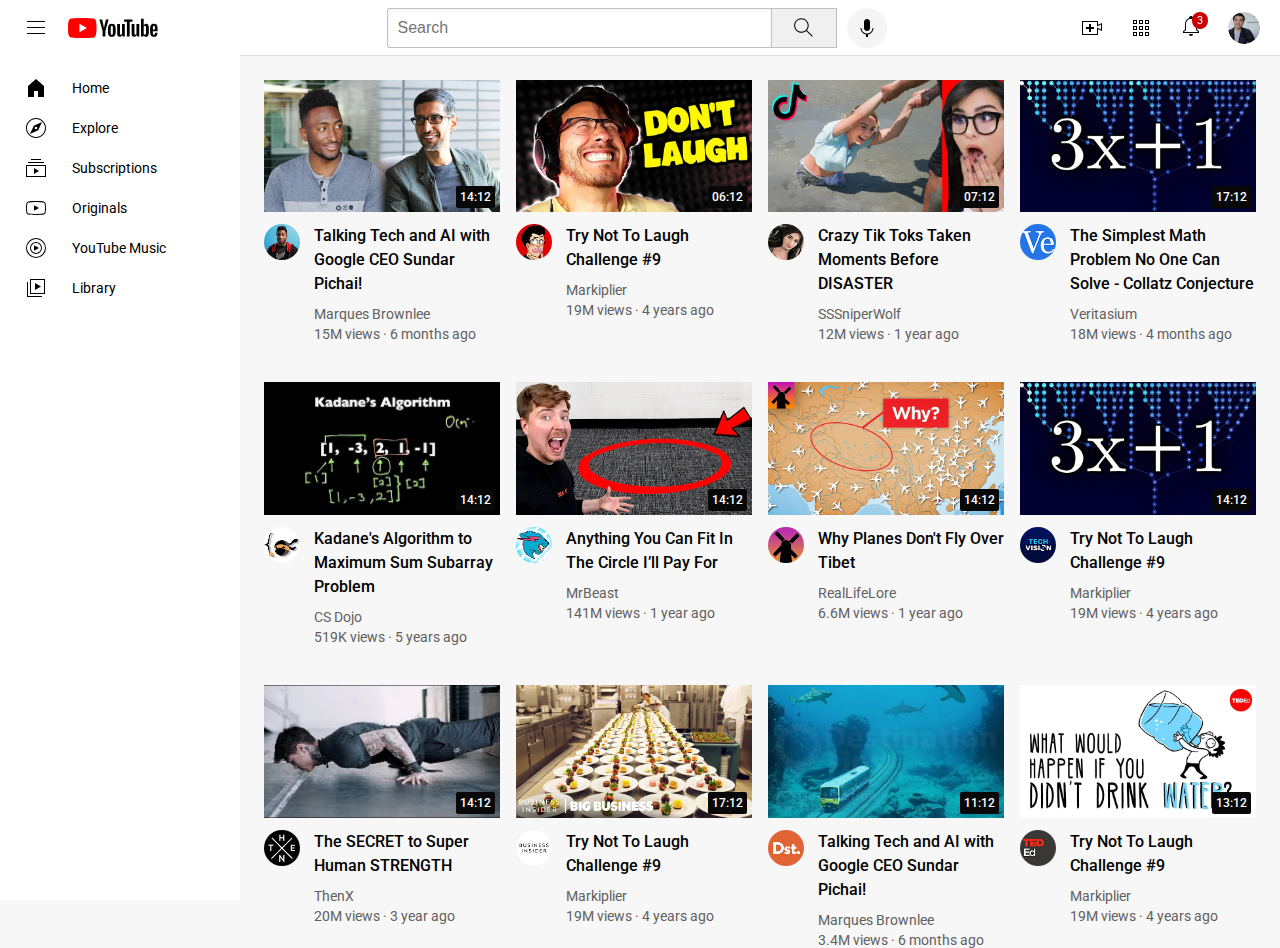
<file: index.html>
<!DOCTYPE html>
<html>
  <head>
    <title>YouTube.com Clone</title>

    <link rel="preconnect" href="https://fonts.googleapis.com">
    <link rel="preconnect" href="https://fonts.gstatic.com" crossorigin>
    <link href="https://fonts.googleapis.com/css2?family=Roboto:wght@400;500;700&display=swap" rel="stylesheet">

    <link rel="stylesheet" href="styles/general.css">
    <link rel="stylesheet" href="styles/header.css">
    <link rel="stylesheet" href="styles/video.css">
    <link rel="stylesheet" href="styles/sidebar.css">


  </head>
  <body>
    <header class="header">
      <div class="left-section">
        <img class="hamburger-menu" src="icons/hamburger-menu.svg">
        <img class="youtube-logo" src="icons/youtube-logo.svg">
      </div>
      <div class="middle-section">
        <input class="search-bar" type="text" placeholder="Search">
        <button class="search-button">
          <img class="search-icon" src="icons/search.svg">
          <div class="tooltip">Search</div>
        </button>
        <button class="voice-search-button">
          <img class="voice-search-icon" src="icons/voice-search-icon.svg">
          <div class="tooltip">Search with your voice</div>
        </button>
      </div>  
      <div class="right-section">
        <div class="upload-icon-container">
          <img class="upload-icon" src="icons/upload.svg">
          <div class="tooltip">Creat</div>
        </div>
        
        <div class="youtube-apps-icon-container">
          <img class="youtube-apps-icon" src="icons/youtube-apps.svg">
          <div class="tooltip">Apps</div>
        </div>
        
        <div class="notifications-icon-container">
          <img class="notifications-icon" src="icons/notifications.svg">
          <div class="notifications-count">3</div>
          <div class="tooltip">Notifications</div>
        </div>
        <img class="current-user-picture" src="channel-pictures/my-channel.jpeg">
      </div>
    </header>

      <div class="sidebar">
        <div class="sidebar-link">
          <img src="icons/home.svg">
          <div>Home</div>
        </div>
        <div class="sidebar-link">
          <img src="icons/explore.svg">
          <div>Explore</div>
        </div>
        <div class="sidebar-link">
          <img src="icons/subscriptions.svg">
          <div>Subscriptions</div>
        </div>
        <div class="sidebar-link">
          <img src="icons/originals.svg">
          <div>Originals</div>
        </div>
        <div class="sidebar-link">
          <img src="icons/youtube-music.svg">
          <div>YouTube Music</div>
        </div>
        <div class="sidebar-link">
          <img src="icons/library.svg">
          <div>Library</div>
        </div>
      </div>
   
    <main>    
        
      <section class="video-grid">
        <div class="video-preview">
          <div class="thumbnail-row">
            <a href="https://www.youtube.com/watch?v=n2RNcPRtAiY"><img class="thumbnail" src="/thumbnails/thumbnail-1.webp"></a>
            <div class="video-time">14:12</div>
          </div>
          <div class="video-info-grid">
            <div class="channel-picture">
              <img class="profile-picture" src="channel-pictures/channel-1.jpeg">
            </div>
            <div class="video-info">
              <p class="video-title">
                Talking Tech and AI with Google CEO Sundar Pichai!
              </p>
              <p class="video-author">
                Marques Brownlee
              </p>
              <p class="video-stats">
                15M views &#183; 6 months ago
              </p>
            </div>
          </div>
        </div>
        
    
        <div class="video-preview">
          <div class="thumbnail-row">
            <a href="https://www.youtube.com/watch?v=mP0RAo9SKZk"><img class="thumbnail" src="/thumbnails/thumbnail-2.webp"></a>
            <div class="video-time">06:12</div>
          </div>
          <div class="video-info-grid">
            <div class="channel-picture">
              <img class="profile-picture" src="channel-pictures/channel-2.jpeg">
            </div>
            <div class="video-info">
              <p class="video-title">
                Try Not To Laugh Challenge #9
              </p>
              <p class="video-author">
                Markiplier
              </p>
              <p class="video-stats">
                19M views &#183; 4 years ago
              </p>
            </div>
          </div>
        </div>
    
        <div class="video-preview">
          <div class="thumbnail-row">
            <a href="https://www.youtube.com/watch?v=FgjPQQeTh1w"><img class="thumbnail" src="/thumbnails/thumbnail-3.webp"></a>
            <div class="video-time">07:12</div>
          </div>
          <div class="video-info-grid">
            <div class="channel-picture">
              <img class="profile-picture" src="channel-pictures/channel-3.jpeg">
            </div>
            <div class="video-info">
              <p class="video-title">        
                Crazy Tik Toks Taken Moments Before DISASTER
              </p>
              <p class="video-author">
                SSSniperWolf
              </p>
              <p class="video-stats">
                12M views &#183 1 year ago
              </p>
            </div>
          </div>
        </div>
        
    
        <div class="video-preview">
          <div class="thumbnail-row">
            <a href="https://www.youtube.com/watch?v=094y1Z2wpJg"> <img class="thumbnail" src="/thumbnails/thumbnail-4.webp">
            </a>
            <div class="video-time">17:12</div>
          </div>
          <div class="video-info-grid">
            <div class="channel-picture">
              <img class="profile-picture" src="channel-pictures/channel-4.jpeg">
            </div>
            <div class="video-info">
              <p class="video-title">           
                The Simplest Math Problem No One Can Solve - Collatz Conjecture
              </p>
              <p class="video-author">
                Veritasium
              </p>
              <p class="video-stats">
                18M views &#183; 4 months ago
              </p>
            </div>
          </div>
        </div>
    
    
        <div class="video-preview">
          <div class="thumbnail-row">
            <a href="https://www.youtube.com/watch?v=86CQq3pKSUw"><img class="thumbnail" src="/thumbnails/thumbnail-5.webp"></a>
            <div class="video-time">14:12</div>
          </div>
          <div class="video-info-grid">
            <div class="channel-picture">
              <img class="profile-picture" src="channel-pictures/channel-5.jpeg">
            </div>
            <div class="video-info">
              <p class="video-title">        
                Kadane's Algorithm to Maximum Sum Subarray Problem
              </p>
              <p class="video-author">
                CS Dojo
              </p>
              <p class="video-stats">
                519K views &#183 5 years ago
              </p>
            </div>
          </div>
        </div>
        
    
        <div class="video-preview">
          <div class="thumbnail-row">
            <a href="https://www.youtube.com/watch?v=yXWw0_UfSFg"><img class="thumbnail" src="/thumbnails/thumbnail-6.webp">
            </a>
            <div class="video-time">14:12</div>
          </div>
          <div class="video-info-grid">
            <div class="channel-picture">
              <img class="profile-picture" src="channel-pictures/channel-6.jpeg">
            </div>
            <div class="video-info">
              <p class="video-title">            
                Anything You Can Fit In The Circle I’ll Pay For
              </p>
              <p class="video-author">
                MrBeast
              </p>
              <p class="video-stats">
                141M views &#183 1 year ago
              </p>
            </div>
          </div>
        </div>
    
        <div class="video-preview">
          <div class="thumbnail-row">
            <a href="https://www.youtube.com/watch?v=fNVa1qMbF9Y"><img class="thumbnail" src="/thumbnails/thumbnail-7.webp"></a>
            <div class="video-time">14:12</div>
          </div>
          <div class="video-info-grid">
            <div class="channel-picture">
              <img class="profile-picture" src="channel-pictures/channel-7.jpeg">
            </div>
            <div class="video-info">
              <p class="video-title">      
                Why Planes Don't Fly Over Tibet
              </p>
              <p class="video-author">
                RealLifeLore
              </p>
              <p class="video-stats">
                6.6M views &#183 1 year ago
              </p>
            </div>
          </div>
        </div>
        
    
        <div class="video-preview">
          <div class="thumbnail-row">
            <img class="thumbnail" src="/thumbnails/thumbnail-4.webp">
    
            <div class="video-time">14:12</div>
          </div>
          <div class="video-info-grid">
            <div class="channel-picture">
              <img class="profile-picture" src="channel-pictures/channel-8.jpeg">
            </div>
            <div class="video-info">
              <p class="video-title">
                Try Not To Laugh Challenge #9
              </p>
              <p class="video-author">
                Markiplier
              </p>
              <p class="video-stats">
                19M views &#183; 4 years ago
              </p>
            </div>
          </div>
        </div>
    
        <div class="video-preview">
          <div class="thumbnail-row">
            <img class="thumbnail" src="/thumbnails/thumbnail-9.webp">
    
            <div class="video-time">14:12</div>
          </div>
          <div class="video-info-grid">
            <div class="channel-picture">
              <img class="profile-picture" src="channel-pictures/channel-9.jpeg">
            </div>
            <div class="video-info">
              <p class="video-title">         
                The SECRET to Super Human STRENGTH
              </p>
              <p class="video-author">
                ThenX
              </p>
              <p class="video-stats">
                20M views &#183 3 year ago
              </p>
            </div>
          </div>
        </div>
        
    
        <div class="video-preview">
          <div class="thumbnail-row">
            <img class="thumbnail" src="/thumbnails/thumbnail-10.webp">
    
            <div class="video-time">17:12</div>
          </div>
          <div class="video-info-grid">
            <div class="channel-picture">
              <img class="profile-picture" src="channel-pictures/channel-10.jpeg">
            </div>
            <div class="video-info">
              <p class="video-title">
                Try Not To Laugh Challenge #9
              </p>
              <p class="video-author">
                Markiplier
              </p>
              <p class="video-stats">
                19M views &#183; 4 years ago
              </p>
            </div>
          </div>
        </div>
    
    
        <div class="video-preview">
          <div class="thumbnail-row">
            <img class="thumbnail" src="/thumbnails/thumbnail-11.webp">
    
            <div class="video-time">11:12</div>
          </div>
          <div class="video-info-grid">
            <div class="channel-picture">
              <img class="profile-picture" src="channel-pictures/channel-11.jpeg">
            </div>
            <div class="video-info">
              <p class="video-title">
                Talking Tech and AI with Google CEO Sundar Pichai!
              </p>
              <p class="video-author">
                Marques Brownlee
              </p>
              <p class="video-stats">
                3.4M views &#183; 6 months ago
              </p>
            </div>
          </div>
        </div>
        
    
        <div class="video-preview">
          <div class="thumbnail-row">
            <img class="thumbnail" src="/thumbnails/thumbnail-12.webp">
    
            <div class="video-time">13:12</div>
          </div>
          <div class="video-info-grid">
            <div class="channel-picture">
              <img class="profile-picture" src="channel-pictures/channel-12.jpeg">
            </div>
            <div class="video-info">
              <p class="video-title">
                Try Not To Laugh Challenge #9
              </p>
              <p class="video-author">
                Markiplier
              </p>
              <p class="video-stats">
                19M views &#183; 4 years ago
              </p>
            </div>
          </div>
        </div>
      </section>
    
    </main>
  </body>
</html>
</file>
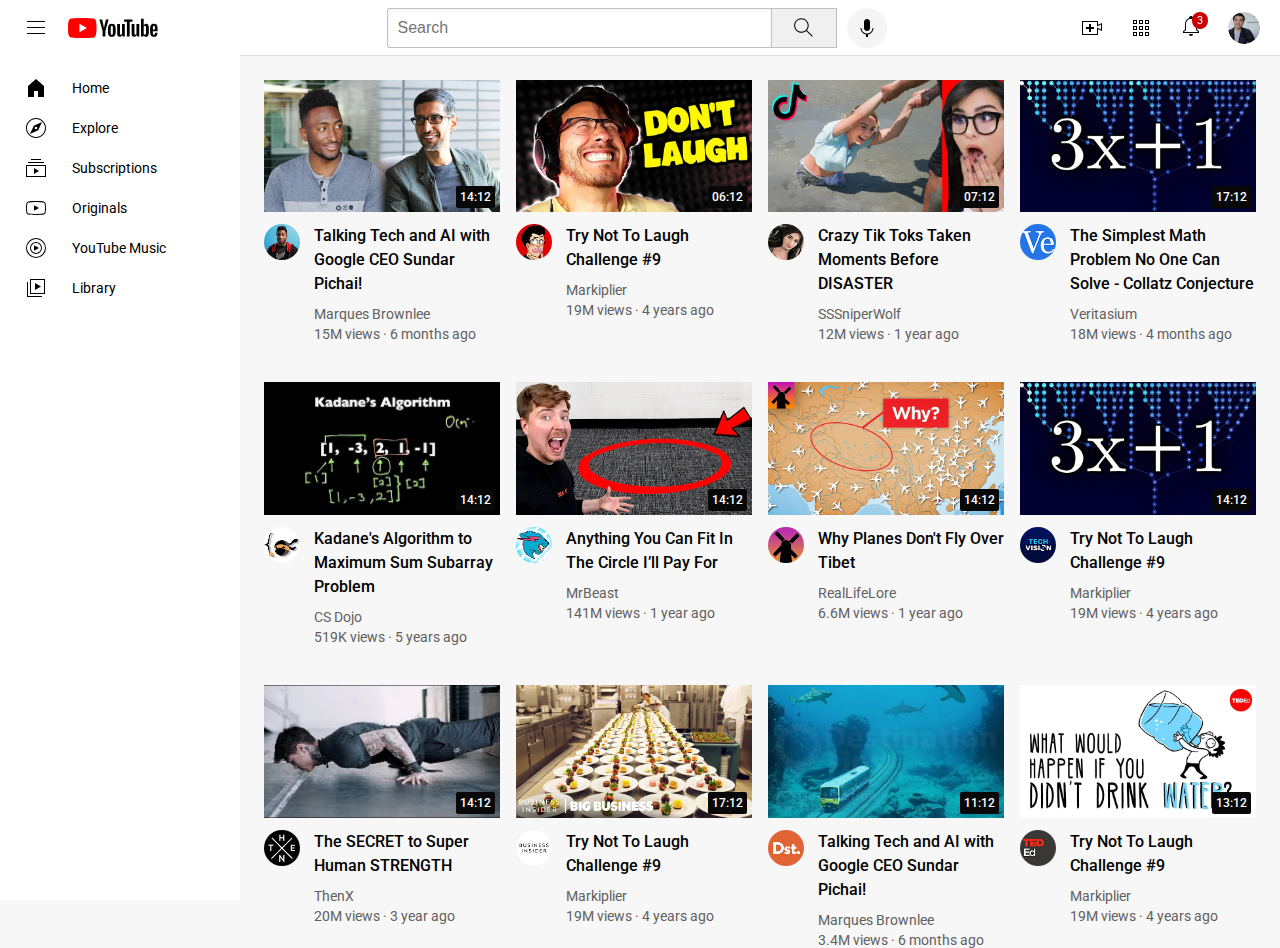
<file: youtube.html>
<!DOCTYPE html>
<html>
  <head>
    <title>YouTube.com Clone</title>

    <link rel="preconnect" href="https://fonts.googleapis.com">
    <link rel="preconnect" href="https://fonts.gstatic.com" crossorigin>
    <link href="https://fonts.googleapis.com/css2?family=Roboto:wght@400;500;700&display=swap" rel="stylesheet">

    <link rel="stylesheet" href="styles/general.css">
    <link rel="stylesheet" href="styles/header.css">
    <link rel="stylesheet" href="styles/video.css">
    <link rel="stylesheet" href="styles/sidebar.css">


  </head>
  <body>
    <header class="header">
      <div class="left-section">
        <img class="hamburger-menu" src="icons/hamburger-menu.svg">
        <img class="youtube-logo" src="icons/youtube-logo.svg">
      </div>
      <div class="middle-section">
        <input class="search-bar" type="text" placeholder="Search">
        <button class="search-button">
          <img class="search-icon" src="icons/search.svg">
          <div class="tooltip">Search</div>
        </button>
        <button class="voice-search-button">
          <img class="voice-search-icon" src="icons/voice-search-icon.svg">
          <div class="tooltip">Search with your voice</div>
        </button>
      </div>  
      <div class="right-section">
        <div class="upload-icon-container">
          <img class="upload-icon" src="icons/upload.svg">
          <div class="tooltip">Creat</div>
        </div>
        
        <div class="youtube-apps-icon-container">
          <img class="youtube-apps-icon" src="icons/youtube-apps.svg">
          <div class="tooltip">Apps</div>
        </div>
        
        <div class="notifications-icon-container">
          <img class="notifications-icon" src="icons/notifications.svg">
          <div class="notifications-count">3</div>
          <div class="tooltip">Notifications</div>
        </div>
        <img class="current-user-picture" src="channel-pictures/my-channel.jpeg">
      </div>
    </header>

      <div class="sidebar">
        <div class="sidebar-link">
          <img src="icons/home.svg">
          <div>Home</div>
        </div>
        <div class="sidebar-link">
          <img src="icons/explore.svg">
          <div>Explore</div>
        </div>
        <div class="sidebar-link">
          <img src="icons/subscriptions.svg">
          <div>Subscriptions</div>
        </div>
        <div class="sidebar-link">
          <img src="icons/originals.svg">
          <div>Originals</div>
        </div>
        <div class="sidebar-link">
          <img src="icons/youtube-music.svg">
          <div>YouTube Music</div>
        </div>
        <div class="sidebar-link">
          <img src="icons/library.svg">
          <div>Library</div>
        </div>
      </div>
   
    <main>    
        
      <section class="video-grid">
        <div class="video-preview">
          <div class="thumbnail-row">
            <a href="https://www.youtube.com/watch?v=n2RNcPRtAiY"><img class="thumbnail" src="/thumbnails/thumbnail-1.webp"></a>
            <div class="video-time">14:12</div>
          </div>
          <div class="video-info-grid">
            <div class="channel-picture">
              <img class="profile-picture" src="channel-pictures/channel-1.jpeg">
            </div>
            <div class="video-info">
              <p class="video-title">
                Talking Tech and AI with Google CEO Sundar Pichai!
              </p>
              <p class="video-author">
                Marques Brownlee
              </p>
              <p class="video-stats">
                15M views &#183; 6 months ago
              </p>
            </div>
          </div>
        </div>
        
    
        <div class="video-preview">
          <div class="thumbnail-row">
            <a href="https://www.youtube.com/watch?v=mP0RAo9SKZk"><img class="thumbnail" src="/thumbnails/thumbnail-2.webp"></a>
            <div class="video-time">06:12</div>
          </div>
          <div class="video-info-grid">
            <div class="channel-picture">
              <img class="profile-picture" src="channel-pictures/channel-2.jpeg">
            </div>
            <div class="video-info">
              <p class="video-title">
                Try Not To Laugh Challenge #9
              </p>
              <p class="video-author">
                Markiplier
              </p>
              <p class="video-stats">
                19M views &#183; 4 years ago
              </p>
            </div>
          </div>
        </div>
    
        <div class="video-preview">
          <div class="thumbnail-row">
            <a href="https://www.youtube.com/watch?v=FgjPQQeTh1w"><img class="thumbnail" src="/thumbnails/thumbnail-3.webp"></a>
            <div class="video-time">07:12</div>
          </div>
          <div class="video-info-grid">
            <div class="channel-picture">
              <img class="profile-picture" src="channel-pictures/channel-3.jpeg">
            </div>
            <div class="video-info">
              <p class="video-title">        
                Crazy Tik Toks Taken Moments Before DISASTER
              </p>
              <p class="video-author">
                SSSniperWolf
              </p>
              <p class="video-stats">
                12M views &#183 1 year ago
              </p>
            </div>
          </div>
        </div>
        
    
        <div class="video-preview">
          <div class="thumbnail-row">
            <a href="https://www.youtube.com/watch?v=094y1Z2wpJg"> <img class="thumbnail" src="/thumbnails/thumbnail-4.webp">
            </a>
            <div class="video-time">17:12</div>
          </div>
          <div class="video-info-grid">
            <div class="channel-picture">
              <img class="profile-picture" src="channel-pictures/channel-4.jpeg">
            </div>
            <div class="video-info">
              <p class="video-title">           
                The Simplest Math Problem No One Can Solve - Collatz Conjecture
              </p>
              <p class="video-author">
                Veritasium
              </p>
              <p class="video-stats">
                18M views &#183; 4 months ago
              </p>
            </div>
          </div>
        </div>
    
    
        <div class="video-preview">
          <div class="thumbnail-row">
            <a href="https://www.youtube.com/watch?v=86CQq3pKSUw"><img class="thumbnail" src="/thumbnails/thumbnail-5.webp"></a>
            <div class="video-time">14:12</div>
          </div>
          <div class="video-info-grid">
            <div class="channel-picture">
              <img class="profile-picture" src="channel-pictures/channel-5.jpeg">
            </div>
            <div class="video-info">
              <p class="video-title">        
                Kadane's Algorithm to Maximum Sum Subarray Problem
              </p>
              <p class="video-author">
                CS Dojo
              </p>
              <p class="video-stats">
                519K views &#183 5 years ago
              </p>
            </div>
          </div>
        </div>
        
    
        <div class="video-preview">
          <div class="thumbnail-row">
            <a href="https://www.youtube.com/watch?v=yXWw0_UfSFg"><img class="thumbnail" src="/thumbnails/thumbnail-6.webp">
            </a>
            <div class="video-time">14:12</div>
          </div>
          <div class="video-info-grid">
            <div class="channel-picture">
              <img class="profile-picture" src="channel-pictures/channel-6.jpeg">
            </div>
            <div class="video-info">
              <p class="video-title">            
                Anything You Can Fit In The Circle I’ll Pay For
              </p>
              <p class="video-author">
                MrBeast
              </p>
              <p class="video-stats">
                141M views &#183 1 year ago
              </p>
            </div>
          </div>
        </div>
    
        <div class="video-preview">
          <div class="thumbnail-row">
            <a href="https://www.youtube.com/watch?v=fNVa1qMbF9Y"><img class="thumbnail" src="/thumbnails/thumbnail-7.webp"></a>
            <div class="video-time">14:12</div>
          </div>
          <div class="video-info-grid">
            <div class="channel-picture">
              <img class="profile-picture" src="channel-pictures/channel-7.jpeg">
            </div>
            <div class="video-info">
              <p class="video-title">      
                Why Planes Don't Fly Over Tibet
              </p>
              <p class="video-author">
                RealLifeLore
              </p>
              <p class="video-stats">
                6.6M views &#183 1 year ago
              </p>
            </div>
          </div>
        </div>
        
    
        <div class="video-preview">
          <div class="thumbnail-row">
            <img class="thumbnail" src="/thumbnails/thumbnail-4.webp">
    
            <div class="video-time">14:12</div>
          </div>
          <div class="video-info-grid">
            <div class="channel-picture">
              <img class="profile-picture" src="channel-pictures/channel-8.jpeg">
            </div>
            <div class="video-info">
              <p class="video-title">
                Try Not To Laugh Challenge #9
              </p>
              <p class="video-author">
                Markiplier
              </p>
              <p class="video-stats">
                19M views &#183; 4 years ago
              </p>
            </div>
          </div>
        </div>
    
        <div class="video-preview">
          <div class="thumbnail-row">
            <img class="thumbnail" src="/thumbnails/thumbnail-9.webp">
    
            <div class="video-time">14:12</div>
          </div>
          <div class="video-info-grid">
            <div class="channel-picture">
              <img class="profile-picture" src="channel-pictures/channel-9.jpeg">
            </div>
            <div class="video-info">
              <p class="video-title">         
                The SECRET to Super Human STRENGTH
              </p>
              <p class="video-author">
                ThenX
              </p>
              <p class="video-stats">
                20M views &#183 3 year ago
              </p>
            </div>
          </div>
        </div>
        
    
        <div class="video-preview">
          <div class="thumbnail-row">
            <img class="thumbnail" src="/thumbnails/thumbnail-10.webp">
    
            <div class="video-time">17:12</div>
          </div>
          <div class="video-info-grid">
            <div class="channel-picture">
              <img class="profile-picture" src="channel-pictures/channel-10.jpeg">
            </div>
            <div class="video-info">
              <p class="video-title">
                Try Not To Laugh Challenge #9
              </p>
              <p class="video-author">
                Markiplier
              </p>
              <p class="video-stats">
                19M views &#183; 4 years ago
              </p>
            </div>
          </div>
        </div>
    
    
        <div class="video-preview">
          <div class="thumbnail-row">
            <img class="thumbnail" src="/thumbnails/thumbnail-11.webp">
    
            <div class="video-time">11:12</div>
          </div>
          <div class="video-info-grid">
            <div class="channel-picture">
              <img class="profile-picture" src="channel-pictures/channel-11.jpeg">
            </div>
            <div class="video-info">
              <p class="video-title">
                Talking Tech and AI with Google CEO Sundar Pichai!
              </p>
              <p class="video-author">
                Marques Brownlee
              </p>
              <p class="video-stats">
                3.4M views &#183; 6 months ago
              </p>
            </div>
          </div>
        </div>
        
    
        <div class="video-preview">
          <div class="thumbnail-row">
            <img class="thumbnail" src="/thumbnails/thumbnail-12.webp">
    
            <div class="video-time">13:12</div>
          </div>
          <div class="video-info-grid">
            <div class="channel-picture">
              <img class="profile-picture" src="channel-pictures/channel-12.jpeg">
            </div>
            <div class="video-info">
              <p class="video-title">
                Try Not To Laugh Challenge #9
              </p>
              <p class="video-author">
                Markiplier
              </p>
              <p class="video-stats">
                19M views &#183; 4 years ago
              </p>
            </div>
          </div>
        </div>
      </section>
    
    </main>
  </body>
</html>
</file>
<file: styles/general.css>
P {
  margin-top: 0;
  margin-bottom: 0;
}

body {
  font-family: Roboto, Arial;
  margin: 0;
  padding-top: 80px;
  padding-left: 96px;
  padding-right: 24px;
  background-color: rgb(247, 247, 247);
}

@media (min-width: 1200.1px) {
  body {
    margin-left: 168px;
  }
}
</file>
<file: styles/header.css>
.header {
  display: flex;
  height: 55px;
  margin-bottom: 20px;
  justify-content: space-between;
  align-items: center;
  position: fixed;
  top: 0px;
  left: 0px;
  right: 0px;
  background-color: white;
  z-index: 100;
  border-bottom: 1px solid rgb(222, 222, 222);
}

.left-section {
  display: flex;
  align-items: center;
}

.hamburger-menu {
  height: 24px;
  margin-left: 24px;
  margin-right: 20px;
}

.youtube-logo {
  height: 20px;
}

.middle-section {
  flex: 1;
  margin-left: 70px;
  margin-right: 35px;
  max-width: 500px;
  display: flex;
  align-items: center;
}

.search-bar {
  flex: 1;
  height: 36px;
  padding-left: 10px;
  font-size: 16px;
  border: 1px solid rgb(192, 192, 192);
  border-radius: 2px;
  box-shadow: inset 1px 2px 5px rgba(0, 0, 0, 0.05);
  width: 0;
}

.search-bar::placeholder {
  font-size: 16px;
}

.search-button {
  height: 40px;
  width: 66px;
  background-color: rgb(240, 240, 240);
  border: solid 1px rgb(192, 192, 192);
  margin-left: -1px;
  margin-right: 10px;
}

.search-button,
.voice-search-button,
.upload-icon-container,
.youtube-apps-icon-container {
  display: flex;
  justify-content: center;
  align-items: center;
  position: relative;
}

.search-button .tooltip,
.voice-search-button .tooltip,
.upload-icon-container .tooltip,
.youtube-apps-icon-container .tooltip,
.notifications-icon-container .tooltip {
  position: absolute;
  background-color: gray;
  color: white;
  padding: 4px 8px;
  border-radius: 2px;
  font-size: 12px;
  bottom: -30px;
  opacity: 0;
  transition: opacity 0.15s;
  pointer-events: none;
  white-space: nowrap;
}

.search-button:hover .tooltip,
.voice-search-button:hover .tooltip,
.upload-icon-container:hover .tooltip,
.youtube-apps-icon-container:hover .tooltip,
.notifications-icon-container:hover .tooltip {
  opacity: 1;
}

.search-icon {
  height: 25px;
}

.voice-search-button {
  height: 40px;
  width: 40px;
  border-radius: 20px;
  border: none;
  background-color: rgb(245, 245, 245);
}

.voice-search-icon {
  height: 24px;
}

.right-section {
  width: 180px;
  margin-right: 20px;
  display: flex;
  align-items: center;
  justify-content: space-between;
  flex-shrink: 0;
}

.upload-icon {
  height: 24px;
}

.youtube-apps-icon {
  height: 24px;
}

.notifications-icon {
  height: 24px;
}

.notifications-icon-container {
  position: relative;
}

.notifications-count {
  position: absolute;
  top: -2px;
  right: -5px;
  background-color: rgb(200, 0, 0);
  color: white;
  font-size: 11px;
  padding: 2px 5px;
  border-radius: 10px;
}

.current-user-picture {
  height: 32px;
  border-radius: 16px;
}
</file>
<file: styles/video.css>
.thumbnail {
  width: 100%;
}

.video-title {
 margin-top: 0;
 font-size: 14px;
 font-weight: 500;
 line-height: 20px;
 margin-bottom: 10px;
}

@media (min-width: 1000px) {
  .video-title {
    font-size: 16px;
    line-height: 24px;
  }
}

.video-author,
.video-stats {
  font-size: 12px;
  color: rgb(96, 96, 96);
}

@media (min-width: 1000px) {
  .video-author,
  .video-stats {
  font-size: 14px;
  }
}

.video-author {
  margin-bottom: 4px;
}

.video-info-grid  {
  display: grid;
  grid-template-columns: 50px 1fr;
}

.profile-picture {
  width: 36px;
  border-radius: 50%;
}

.thumbnail-row {
  margin-bottom: 8px;
  position: relative;
}

.video-grid {
  display: grid;
  grid-template-columns: 1fr 1fr 1fr;
  column-gap: 16px;
  row-gap: 40px;
}



@media (max-width: 750px) {
  .video-grid {
    grid-template-columns: 1fr 1fr;
  }
} 

@media (max-width: 500px) {
  .video-grid {
    grid-template-columns: 1fr;
  }
}

@media (min-width: 751) and (max-width: 999px) {
  .video-grid {
    grid-template-columns: 1fr 1fr 1fr;
  }
}

@media (min-width: 1000px) {
  .video-grid {
    grid-template-columns: 1fr 1fr 1fr 1fr;
  }
}

.video-time {
  font-size: 12px;
  font-weight: 500;
  padding: 4px;
  border-radius: 2px;
  background-color: rgb(8, 8, 8);
  color: white;
  position: absolute;
  bottom: 8px;
  right: 5px;
}
</file>
<file: styles/sidebar.css>
@media (max-width: 1200px) {
  .sidebar {
    position: fixed;
    left: 0;
    bottom: 0;
    top: 55px;
    background-color: white;
    width: 72px;
    z-index: 200;
    padding-top: 5px;
  }

  .sidebar-link {
    height: 74px;
    display: flex;
    justify-content: center;
    align-items: center;
    flex-direction: column;
    cursor: pointer;
  }

  .sidebar-link:hover {
    background-color: rgb(235, 235, 235);
  }

  .sidebar-link img {
    height: 24px;
    margin-bottom: 4px;
  }

  .sidebar-link div {
    font-family: Roboto, Arial;
    font-size: 10px;
  }
}


@media (min-width: 1200.1px) {
  .sidebar {
    position: fixed;
    left: 0;
    bottom: 0;
    top: 55px;
    background-color: white;
    width: 240px;
    z-index: 200;
    padding-top: 13px;
  }

  .sidebar-link {
    display: flex;
    align-items: center;
    cursor: pointer;
    padding: 8px 24px;
  }

  .sidebar-link:hover {
    background-color: rgb(235, 235, 235);
  }

  .sidebar-link img {
    height: 24px;
    margin-right: 24px;
  }

  .sidebar-link div {
    font-family: Roboto, Arial;
    font-size: 14px;
  }
}
</file>
